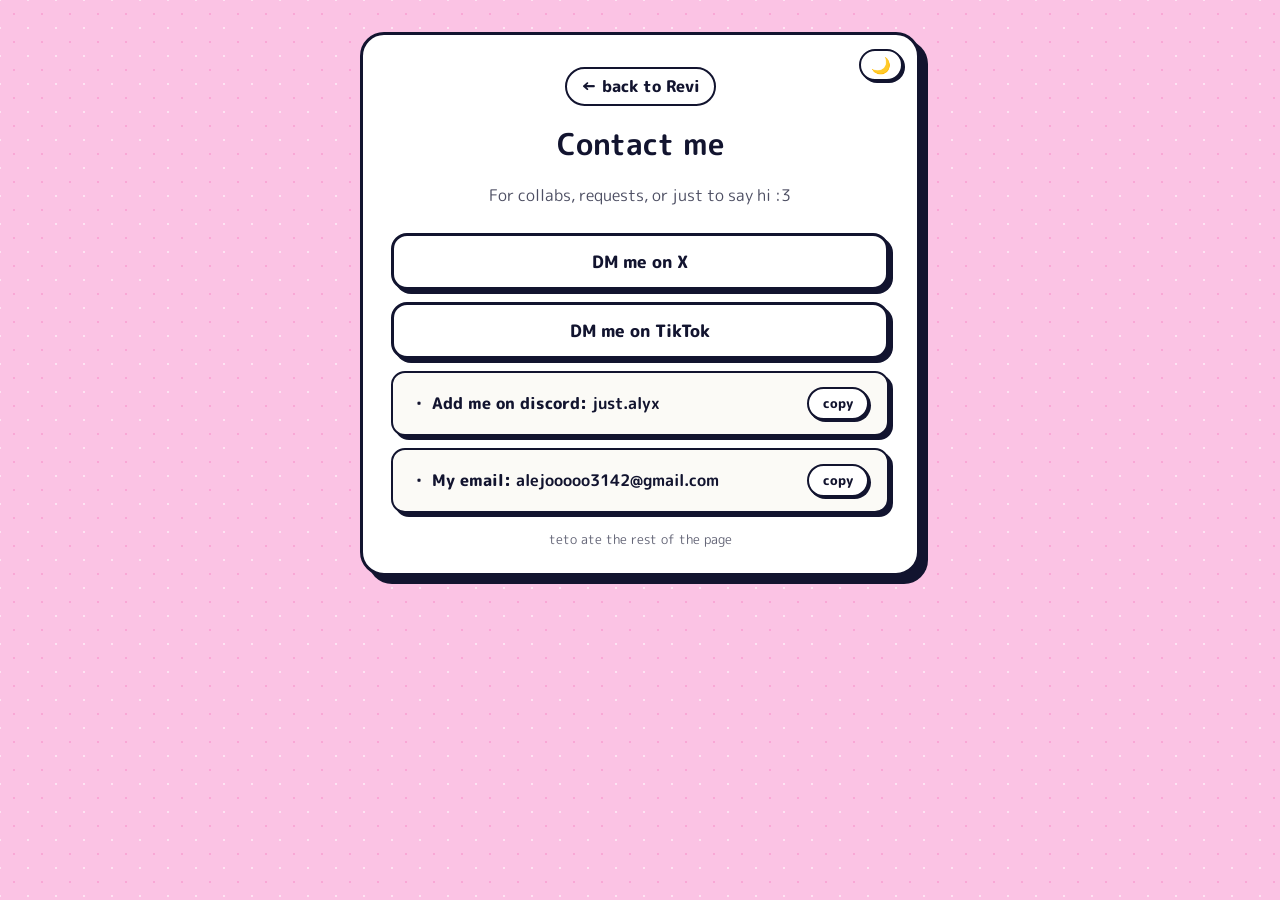
<file: contact.html>
<!doctype html>
<html lang="en">
<head>
  <meta charset="utf-8" />
  <meta property="og:title" content="Hii, Im Revi" />
  <meta property="og:description" content="this is my personal page :3 � vocaloid covers, voicebanks and more" />
  <meta property="og:image" content="https://just-revi.github.io/my-little-corner/cover.jpg" />
  <meta property="og:type" content="website" />
  <meta name="twitter:card" content="summary_large_image" />
  <meta name="theme-color" content="#ff0aa1" />
  <meta name="viewport" content="width=device-width, initial-scale=1" />
  <title>Hii, Im Revi</title>
  <link rel="stylesheet" href="style.css?v=4" />
  <script>try{var s=localStorage.getItem("revi-theme");if(s==="dark"||(!s&&window.matchMedia&&window.matchMedia("(prefers-color-scheme: dark)").matches)){document.documentElement.classList.add("dark")}}catch(e){}</script>
  <link href="https://fonts.googleapis.com/css2?family=M+PLUS+Rounded+1c:wght@400;700;800&family=Nunito:wght@400;700;800;900&display=swap" rel="stylesheet">
</head>
<body>
  <main class="wrap">
    <div class="card">
      <button id="themeBtn" class="theme-btn" type="button" aria-label="toggle dark mode">🌙</button>
      <a class="back" href="index.html">← back to Revi</a>
      <h2>Contact me</h2>
      <p class="sub">For collabs, requests, or just to say hi :3</p>

      <nav class="main-links">
        <a class="btn" href="https://x.com/Just_Revii" target="_blank" rel="noopener">DM me on X</a>
        <a class="btn" href="https://www.tiktok.com/@just_revii" target="_blank" rel="noopener">DM me on TikTok</a>
      </nav>

      <div class="vb-box contact-box contact-row">
        <div>・ Add me on discord: <b>just.alyx</b></div>
        <button class="copybtn" type="button" data-copy="just.alyx">copy</button>
      </div>
      <div class="vb-box contact-box contact-row">
        <div>・ My email: <b>alejooooo3142@gmail.com</b></div>
        <button class="copybtn" type="button" data-copy="alejooooo3142@gmail.com">copy</button>
      </div>

      <div class="footer"><a class="egg" href="https://www.youtube.com/watch?v=zRgZu9lGNzU" target="_blank" rel="noopener" title="teto">teto ate the rest of the page</a></div>
    </div>
  </main>
<script>
document.querySelectorAll(".copybtn").forEach((btn) => {
  btn.addEventListener("click", async () => {
    try {
      await navigator.clipboard.writeText(btn.dataset.copy);
    } catch (e) {
      const ta = document.createElement("textarea");
      ta.value = btn.dataset.copy;
      document.body.appendChild(ta);
      ta.select();
      document.execCommand("copy");
      ta.remove();
    }
    const old = "copy";
    btn.textContent = "copied! :3";
    btn.classList.add("ok");
    setTimeout(() => { btn.textContent = old; btn.classList.remove("ok"); }, 1200);
  });
});
</script>
<script>
(function () {
  var btn = document.getElementById("themeBtn");
  if (!btn) return;
  function paint() { btn.textContent = document.documentElement.classList.contains("dark") ? "☀️" : "🌙"; }
  btn.addEventListener("click", function () {
    var dark = !document.documentElement.classList.contains("dark");
    document.documentElement.classList.toggle("dark", dark);
    try { localStorage.setItem("revi-theme", dark ? "dark" : "light"); } catch (e) {}
    paint();
  });
  paint();
})();
</script>
</body>
</html>
</file>
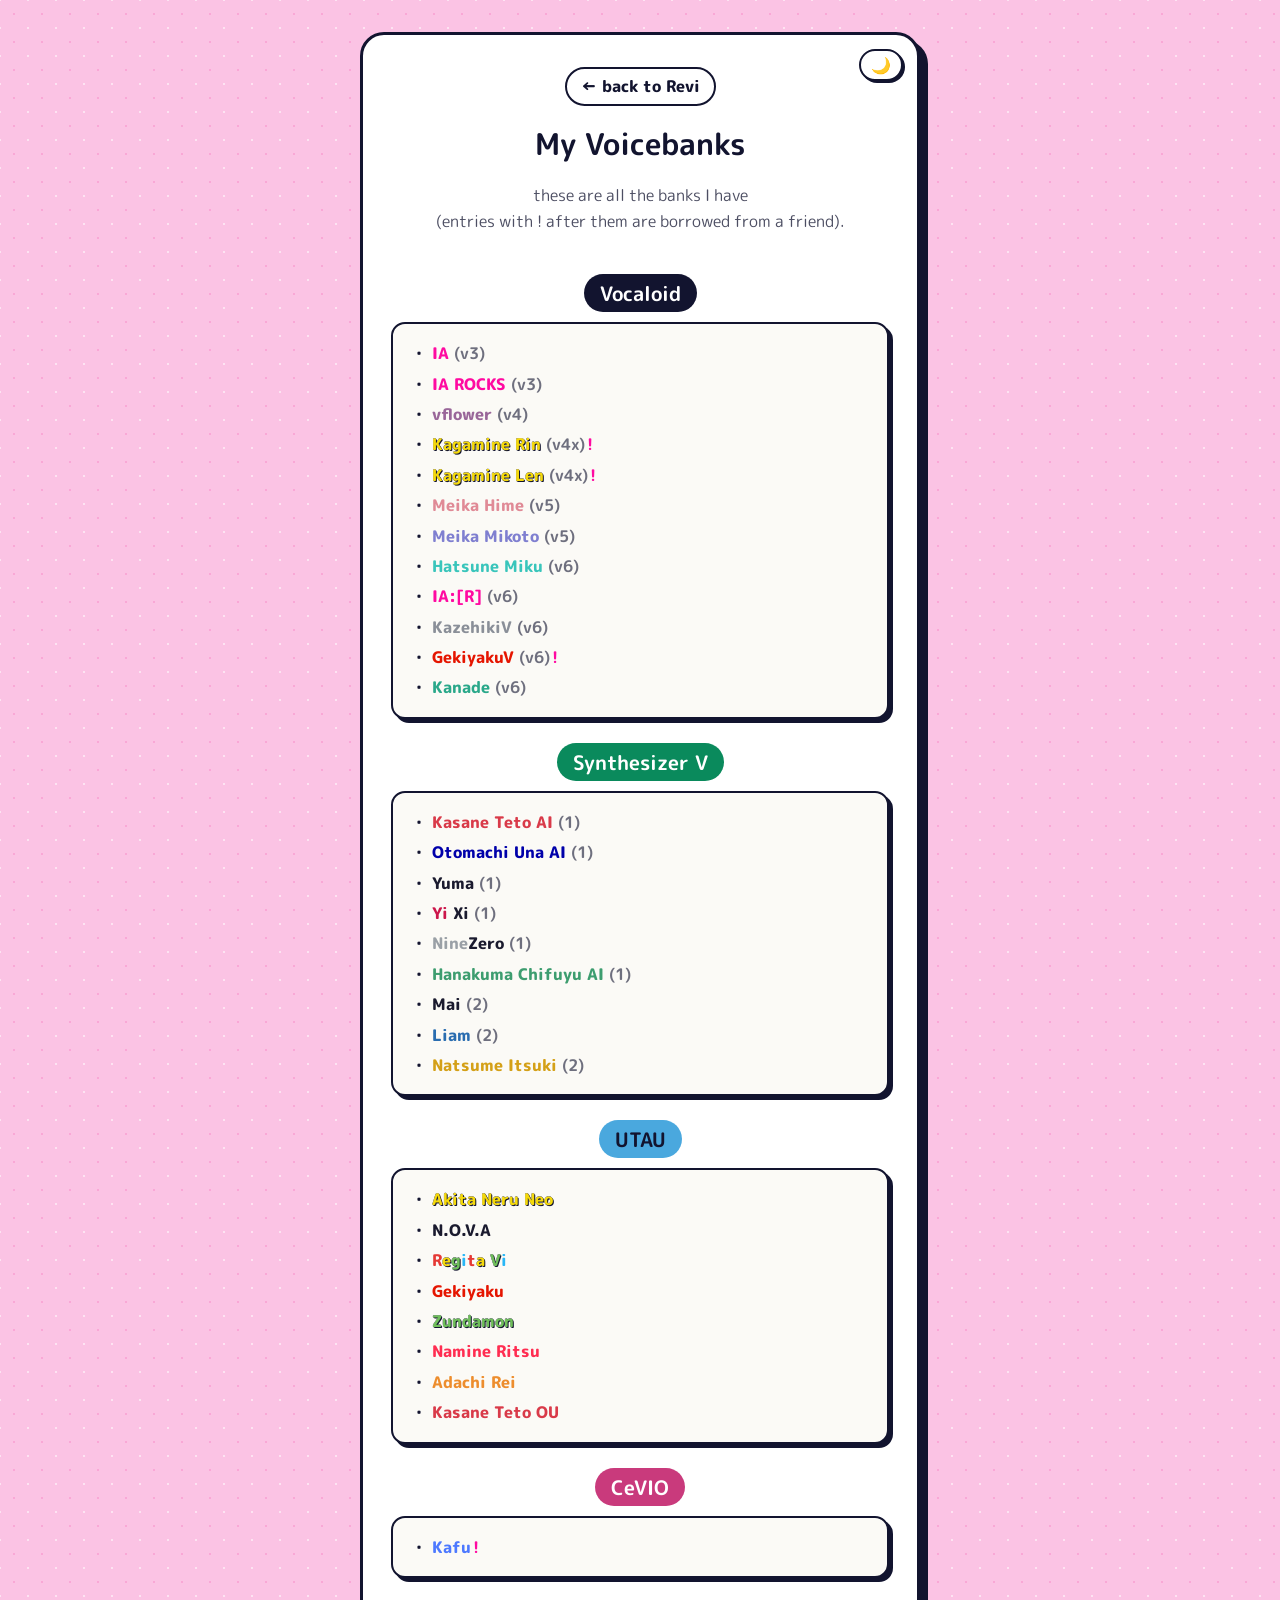
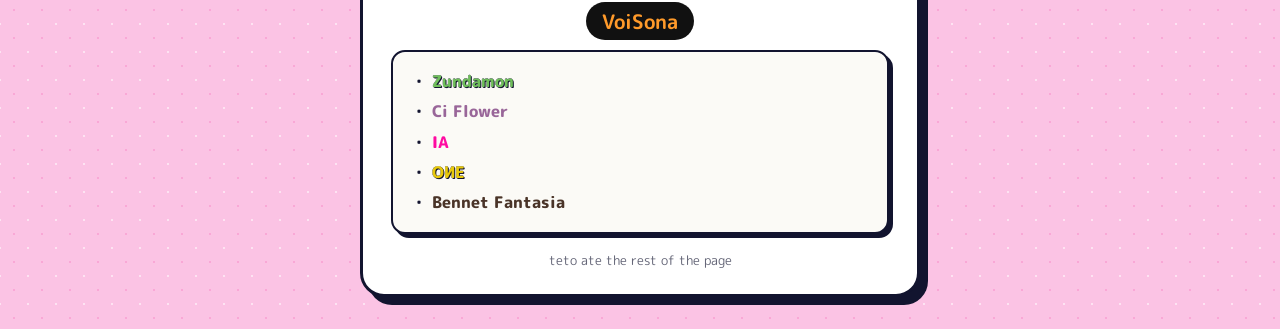
<file: voicebanks.html>
<!doctype html>
<html lang="en">
<head>
  <meta charset="utf-8" />
  <meta property="og:title" content="Hii, Im Revi" />
  <meta property="og:description" content="this is my personal page :3 � vocaloid covers, voicebanks and more" />
  <meta property="og:image" content="https://just-revi.github.io/my-little-corner/cover.jpg" />
  <meta property="og:type" content="website" />
  <meta name="twitter:card" content="summary_large_image" />
  <meta name="theme-color" content="#ff0aa1" />
  <meta name="viewport" content="width=device-width, initial-scale=1" />
  <title>Hii, Im Revi</title>
  <link rel="stylesheet" href="style.css?v=4" />
  <script>try{var s=localStorage.getItem("revi-theme");if(s==="dark"||(!s&&window.matchMedia&&window.matchMedia("(prefers-color-scheme: dark)").matches)){document.documentElement.classList.add("dark")}}catch(e){}</script>
  <link href="https://fonts.googleapis.com/css2?family=M+PLUS+Rounded+1c:wght@400;700;800&family=Nunito:wght@400;700;800;900&display=swap" rel="stylesheet">
</head>
<body>
  <main class="wrap">
    <div class="card">
      <button id="themeBtn" class="theme-btn" type="button" aria-label="toggle dark mode">🌙</button>
      <a class="back" href="index.html">← back to Revi</a>
      <h2>My Voicebanks</h2>
      <p class="sub">these are all the banks I have<br>(entries with ! after them are borrowed from a friend).</p>

      <h3 class="engine eng-vocaloid">Vocaloid</h3>
      <div class="vb-box">
        <div>・ <span style="color:#ff0aa1;font-weight:800">IA</span> <span class="ver">(v3)</span></div>
        <div>・ <span style="color:#ff0aa1;font-weight:800">IA ROCKS</span> <span class="ver">(v3)</span></div>
        <div>・ <span style="color:#996699;font-weight:800">vflower</span> <span class="ver">(v4)</span></div>
        <div>・ <span class="light" style="color:#f5d90a;font-weight:800">Kagamine Rin</span> <span class="ver">(v4x)</span><b class="mark">!</b></div>
        <div>・ <span class="light" style="color:#f5d90a;font-weight:800">Kagamine Len</span> <span class="ver">(v4x)</span><b class="mark">!</b></div>
        <div>・ <span style="color:#e08a96;font-weight:800">Meika Hime</span> <span class="ver">(v5)</span></div>
        <div>・ <span style="color:#7f7fd0;font-weight:800">Meika Mikoto</span> <span class="ver">(v5)</span></div>
        <div>・ <span style="color:#39C5BB;font-weight:800">Hatsune Miku</span> <span class="ver">(v6)</span></div>
        <div>・ <span style="color:#ff0aa1;font-weight:800">IA:[R]</span> <span class="ver">(v6)</span></div>
        <div>・ <span style="color:#8a8f98;font-weight:800">KazehikiV</span> <span class="ver">(v6)</span></div>
        <div>・ <span style="color:#e51500;font-weight:800">GekiyakuV</span> <span class="ver">(v6)</span><b class="mark">!</b></div>
        <div>・ <span style="color:#2aa88a;font-weight:800">Kanade</span> <span class="ver">(v6)</span></div>
      </div>

      <h3 class="engine eng-synthv">Synthesizer V</h3>
      <div class="vb-box">
        <div>・ <span style="color:#d93a49;font-weight:800">Kasane Teto AI</span> <span class="ver">(1)</span></div>
        <div>・ <span style="color:#0000aa;font-weight:800">Otomachi Una AI</span> <span class="ver">(1)</span></div>
        <div>・ <span style="color:#1a1a2e;font-weight:800">Yuma</span> <span class="ver">(1)</span></div>
        <div>・ <span style="color:#cc164b;font-weight:800">Yi</span> <span style="color:#1a1a2e;font-weight:800">Xi</span> <span class="ver">(1)</span></div>
        <div>・ <span style="color:#9aa0a6;font-weight:800">Nine</span><span style="color:#1a1a2e;font-weight:800">Zero</span> <span class="ver">(1)</span></div>
        <div>・ <span style="color:#3d9d6f;font-weight:800">Hanakuma Chifuyu AI</span> <span class="ver">(1)</span></div>
        <div>・ <span style="color:#1a1a2e;font-weight:800">Mai</span> <span class="ver">(2)</span></div>
        <div>・ <span style="color:#2a6db0;font-weight:800">Liam</span> <span class="ver">(2)</span></div>
        <div>・ <span style="color:#d4a017;font-weight:800">Natsume Itsuki</span> <span class="ver">(2)</span></div>
      </div>

      <h3 class="engine eng-utau">UTAU</h3>
      <div class="vb-box">
        <div>・ <span class="light" style="color:#f5d90a;font-weight:800">Akita Neru Neo</span></div>
        <div>・ <span style="color:#1a1a2e;font-weight:800">N.O.V.A</span></div>
        <div>・ <span style="color:#e53935;font-weight:800">R</span><span class="light" style="color:#f5d90a;font-weight:800">e</span><span class="light" style="color:#6fbf5a;font-weight:800">g</span><span style="color:#29b6f6;font-weight:800">i</span><span style="color:#e53935;font-weight:800">t</span><span class="light" style="color:#f5d90a;font-weight:800">a</span> <span class="light" style="color:#6fbf5a;font-weight:800">V</span><span style="color:#29b6f6;font-weight:800">i</span></div>
        <div>・ <span style="color:#e51500;font-weight:800">Gekiyaku</span></div>
        <div>・ <span class="light" style="color:#6fbf5a;font-weight:800">Zundamon</span></div>
        <div>・ <span style="color:#ff2d51;font-weight:800">Namine Ritsu</span></div>
        <div>・ <span style="color:#ed8d2d;font-weight:800">Adachi Rei</span></div>
        <div>・ <span style="color:#d93a49;font-weight:800">Kasane Teto OU</span></div>
      </div>

      <h3 class="engine eng-cevio">CeVIO</h3>
      <div class="vb-box">
        <div>・ <span style="color:#4d79ff;font-weight:800">Kafu</span><b class="mark">!</b></div>
      </div>

      <h3 class="engine eng-voisona">VoiSona</h3>
      <div class="vb-box">
        <div>・ <span class="light" style="color:#6fbf5a;font-weight:800">Zundamon</span></div>
        <div>・ <span style="color:#996699;font-weight:800">Ci Flower</span></div>
        <div>・ <span style="color:#ff0aa1;font-weight:800">IA</span></div>
        <div>・ <span class="light" style="color:#e8c90a;font-weight:800">OИE</span></div>
        <div>・ <span style="color:#4a3428;font-weight:800">Bennet Fantasia</span></div>
      </div>

      <div class="footer"><a class="egg" href="https://www.youtube.com/watch?v=zRgZu9lGNzU" target="_blank" rel="noopener" title="teto">teto ate the rest of the page</a></div>
    </div>
  </main>
<script>
(function () {
  var btn = document.getElementById("themeBtn");
  if (!btn) return;
  function paint() { btn.textContent = document.documentElement.classList.contains("dark") ? "☀️" : "🌙"; }
  btn.addEventListener("click", function () {
    var dark = !document.documentElement.classList.contains("dark");
    document.documentElement.classList.toggle("dark", dark);
    try { localStorage.setItem("revi-theme", dark ? "dark" : "light"); } catch (e) {}
    paint();
  });
  paint();
})();
</script>
</body>
</html>
</file>
<file: style.css>
:root {
  --pink-bg: #fbc3e4;
  --pink-deep: #f9a8d6;
  --magenta: #ff0aa1;
  --ink: #12142f;
  --white: #ffffff;
}

* { box-sizing: border-box; }

body {
  margin: 0;
  min-height: 100vh;
  font-family: "M PLUS Rounded 1c", "Nunito", "Hiragino Maru Gothic ProN", system-ui, -apple-system, "Segoe UI", sans-serif;
  color: var(--ink);
  background-color: var(--pink-bg);
  background-image:
    radial-gradient(var(--pink-deep) 1.5px, transparent 1.5px),
    radial-gradient(#ffffff88 1.5px, transparent 1.5px);
  background-size: 28px 28px, 28px 28px;
  background-position: 0 0, 14px 14px;
  display: flex;
  justify-content: center;
  padding: 32px 16px;
}

.wrap {
  width: 100%;
  max-width: 560px;
}

.wrap.wide { max-width: 720px; }

.card {
  background: var(--white);
  border: 3px solid var(--ink);
  border-radius: 24px;
  padding: 32px 28px 24px;
  box-shadow: 8px 8px 0 var(--ink);
  text-align: center;
  position: relative;
}

.theme-btn {
  position: absolute;
  top: 14px;
  right: 14px;
  font-family: inherit;
  font-size: 16px;
  line-height: 1;
  background: var(--white);
  color: var(--ink);
  border: 2px solid var(--ink);
  border-radius: 999px;
  padding: 6px 10px;
  cursor: pointer;
  box-shadow: 2px 2px 0 var(--ink);
}

.theme-btn:hover { background: var(--magenta); color: #fff; }

.badge {
  display: inline-block;
  font-size: 13px;
  font-weight: 800;
  letter-spacing: 1px;
  text-transform: uppercase;
  background: var(--ink);
  color: var(--white);
  padding: 6px 14px;
  border-radius: 999px;
  margin-bottom: 16px;
}

.badge i { color: var(--magenta); font-style: normal; }

h1 {
  margin: 0;
  font-size: 56px;
  line-height: 1;
  letter-spacing: -1px;
}

h1 span { color: var(--magenta); }

.bio {
  margin: 14px auto 0;
  max-width: 42ch;
  font-size: 16px;
  line-height: 1.6;
}

.bio strong { background: #ffe0f1; padding: 0 6px; border-radius: 6px; }

.main-links {
  display: grid;
  gap: 12px;
  margin: 24px 0 8px;
}

.btn {
  display: block;
  text-decoration: none;
  font-weight: 800;
  font-size: 17px;
  color: var(--ink);
  background: var(--white);
  border: 3px solid var(--ink);
  border-radius: 16px;
  padding: 13px 16px;
  box-shadow: 4px 4px 0 var(--ink);
  transition: transform .08s ease, box-shadow .08s ease, background .15s;
}

.btn:hover {
  background: var(--magenta);
  color: white;
  transform: translate(-1px,-1px);
  box-shadow: 5px 5px 0 var(--ink);
}

.btn:active {
  transform: translate(3px,3px);
  box-shadow: 1px 1px 0 var(--ink);
}

button.btn {
  font-family: inherit;
  width: 100%;
  cursor: pointer;
  margin-top: 12px;
}

.social-label {
  margin: 22px 0 10px;
  font-size: 13px;
  font-weight: 800;
  letter-spacing: 1.5px;
  text-transform: uppercase;
  opacity: .7;
}

.stats {
  margin-top: 18px;
  border: 3px solid var(--ink);
  border-radius: 16px;
  padding: 12px 14px 14px;
  background: #fbfaf6;
  box-shadow: 4px 4px 0 var(--ink);
}

.stats-title {
  font-weight: 900;
  font-size: 15px;
  margin-bottom: 10px;
}

.stats-grid {
  display: flex;
  flex-wrap: wrap;
  gap: 8px;
  justify-content: center;
}

.stat {
  font-size: 13px;
  font-weight: 800;
  border: 2px solid var(--ink);
  border-radius: 999px;
  padding: 4px 12px;
  box-shadow: 2px 2px 0 var(--ink);
}

.stat b { font-weight: 900; }

.socials {
  display: flex;
  justify-content: center;
  gap: 10px;
  flex-wrap: wrap;
}

.soc {
  width: 52px;
  height: 52px;
  display: inline-flex;
  align-items: center;
  justify-content: center;
  background: var(--white);
  border: 3px solid var(--ink);
  border-radius: 50%;
  box-shadow: 3px 3px 0 var(--ink);
  transition: transform .08s, background .15s;
}

.soc:hover { background: var(--ink); transform: translateY(-2px); }
.soc:hover svg { fill: var(--magenta); }

.soc svg {
  width: 24px;
  height: 24px;
  fill: var(--ink);
}

.footer {
  margin-top: 18px;
  font-size: 12.5px;
  opacity: .65;
}

.footer a.egg {
  color: inherit;
  text-decoration: none;
  border-bottom: 1px dotted transparent;
}

.footer a.egg:hover {
  color: var(--magenta);
  border-bottom-color: var(--magenta);
}

/* subpages */
.back {
  display: inline-block;
  margin-bottom: 16px;
  text-decoration: none;
  font-weight: 800;
  color: var(--ink);
  border: 2px solid var(--ink);
  border-radius: 999px;
  padding: 6px 14px;
  background: var(--white);
}

.back:hover { background: var(--ink); color: white; }

h2 { margin: 0 0 8px; font-size: 30px; }
.sub { opacity: .75; line-height: 1.6; }

.engine {
  margin: 24px 0 10px;
  font-size: 20px;
  text-align: left;
  background: var(--ink);
  color: var(--white);
  display: inline-block;
  padding: 4px 16px;
  border-radius: 999px;
}

.vb-box {
  background: #fbfaf6;
  border: 2px solid var(--ink);
  border-radius: 14px;
  padding: 14px 18px;
  box-shadow: 4px 4px 0 var(--ink);
  text-align: left;
  font-weight: 800;
  line-height: 1.9;
}

.eng-vocaloid { background: #12142f; color: #ffffff; }
.eng-synthv { background: #0a8a5c; color: #ffffff; }
.eng-utau { background: #4aa8de; color: #12142f; }
.eng-cevio { background: #c93a7c; color: #ffffff; }
.eng-voisona { background: #111111; color: #ff9a2a; }

.light {
  -webkit-text-stroke: .4px #12142f;
  paint-order: stroke fill;
  text-shadow: .6px .6px 0 #12142f;
}

.vb-box .ver {
  font-weight: 700;
  opacity: .6;
}

.vb-box .mark {
  color: var(--magenta);
  margin-left: 2px;
}

.contact-box { margin-top: 12px; }

.contact-row {
  display: flex;
  justify-content: space-between;
  align-items: center;
  gap: 10px;
}

.copybtn {
  font-family: inherit;
  font-weight: 800;
  font-size: 13px;
  color: var(--ink);
  background: var(--white);
  border: 2px solid var(--ink);
  border-radius: 999px;
  padding: 5px 14px;
  cursor: pointer;
  box-shadow: 2px 2px 0 var(--ink);
  flex-shrink: 0;
}

.copybtn:hover { background: var(--magenta); color: white; }
.copybtn.ok { background: var(--ink); color: white; }

.covers-grid {
  display: grid;
  grid-template-columns: 1fr 1fr;
  gap: 14px;
  margin-top: 20px;
  text-align: left;
}

.cover {
  display: block;
  text-decoration: none;
  color: var(--ink);
  background: #fff5fb;
  border: 3px solid var(--ink);
  border-radius: 16px;
  overflow: hidden;
  box-shadow: 4px 4px 0 var(--ink);
  transition: transform .08s, box-shadow .08s;
}

.cover:hover {
  transform: translate(-2px,-2px);
  box-shadow: 6px 6px 0 var(--magenta);
}

.thumb {
  position: relative;
  aspect-ratio: 16 / 9;
  background: var(--pink-deep);
  border-bottom: 3px solid var(--ink);
  display: flex;
  align-items: center;
  justify-content: center;
  overflow: hidden;
}

.thumb img {
  width: 100%;
  height: 100%;
  object-fit: cover;
  display: block;
}

.thumb iframe {
  position: absolute;
  inset: 0;
  width: 100%;
  height: 100%;
  border: 0;
}

.playbtn {
  position: absolute;
  width: 56px;
  height: 56px;
  display: inline-flex;
  align-items: center;
  justify-content: center;
  font-size: 20px;
  color: white;
  background: var(--magenta);
  border: 3px solid var(--ink);
  border-radius: 50%;
  box-shadow: 3px 3px 0 var(--ink);
  pointer-events: none;
}

.featured { margin-top: 18px; }

.featured-label {
  font-size: 13px;
  font-weight: 800;
  letter-spacing: 1.5px;
  text-transform: uppercase;
  opacity: .7;
  margin-bottom: 10px;
}

.featured .ctitle { padding-bottom: 14px; }

.rank {
  position: absolute;
  top: 10px;
  left: 10px;
  font-size: 12px;
  font-weight: 900;
  text-transform: uppercase;
  letter-spacing: .5px;
  padding: 5px 12px;
  border-radius: 999px;
  border: 2px solid var(--ink);
  background: var(--white);
}

.rank.r1 { background: var(--magenta); color: white; }
.rank.r2 { background: var(--ink); color: white; }

.ctitle {
  font-weight: 900;
  padding: 10px 14px 0;
  font-size: 15.5px;
}

.cdesc {
  padding: 4px 14px 14px;
  font-size: 13.5px;
  opacity: .7;
  line-height: 1.5;
}

@media (max-width: 560px) {
  .covers-grid { grid-template-columns: 1fr; }
}

@media (max-width: 480px) {
  h1 { font-size: 44px; }
  .card { padding: 24px 18px; }
}

/* dark mode — Venom nights */
.dark {
  --pink-bg: #0b0d20;
  --pink-deep: #221a4e;
  --ink: #f2ecf7;
  --white: #181b35;
}

.dark body { background-image: none; }

.dark .cover,
.dark .stats,
.dark .vb-box { background: #202449; }

.dark .bio strong { background: #ff0aa1; color: #fff; }

.dark .rank.r2 { color: #12142f; }

/* voices too dark for night boxes get a lighter twin */
.dark .vb-box span[style*="#1a1a2e"] { color: #d6cff2 !important; }
.dark .vb-box span[style*="#4a3428"] { color: #c9a37e !important; }
.dark .vb-box span[style*="#996699"] { color: #bd93d1 !important; }
.dark .vb-box span[style*="#0000aa"] { color: #7b8cff !important; }
.dark .vb-box span[style*="#cc164b"] { color: #f0567a !important; }
</file>
